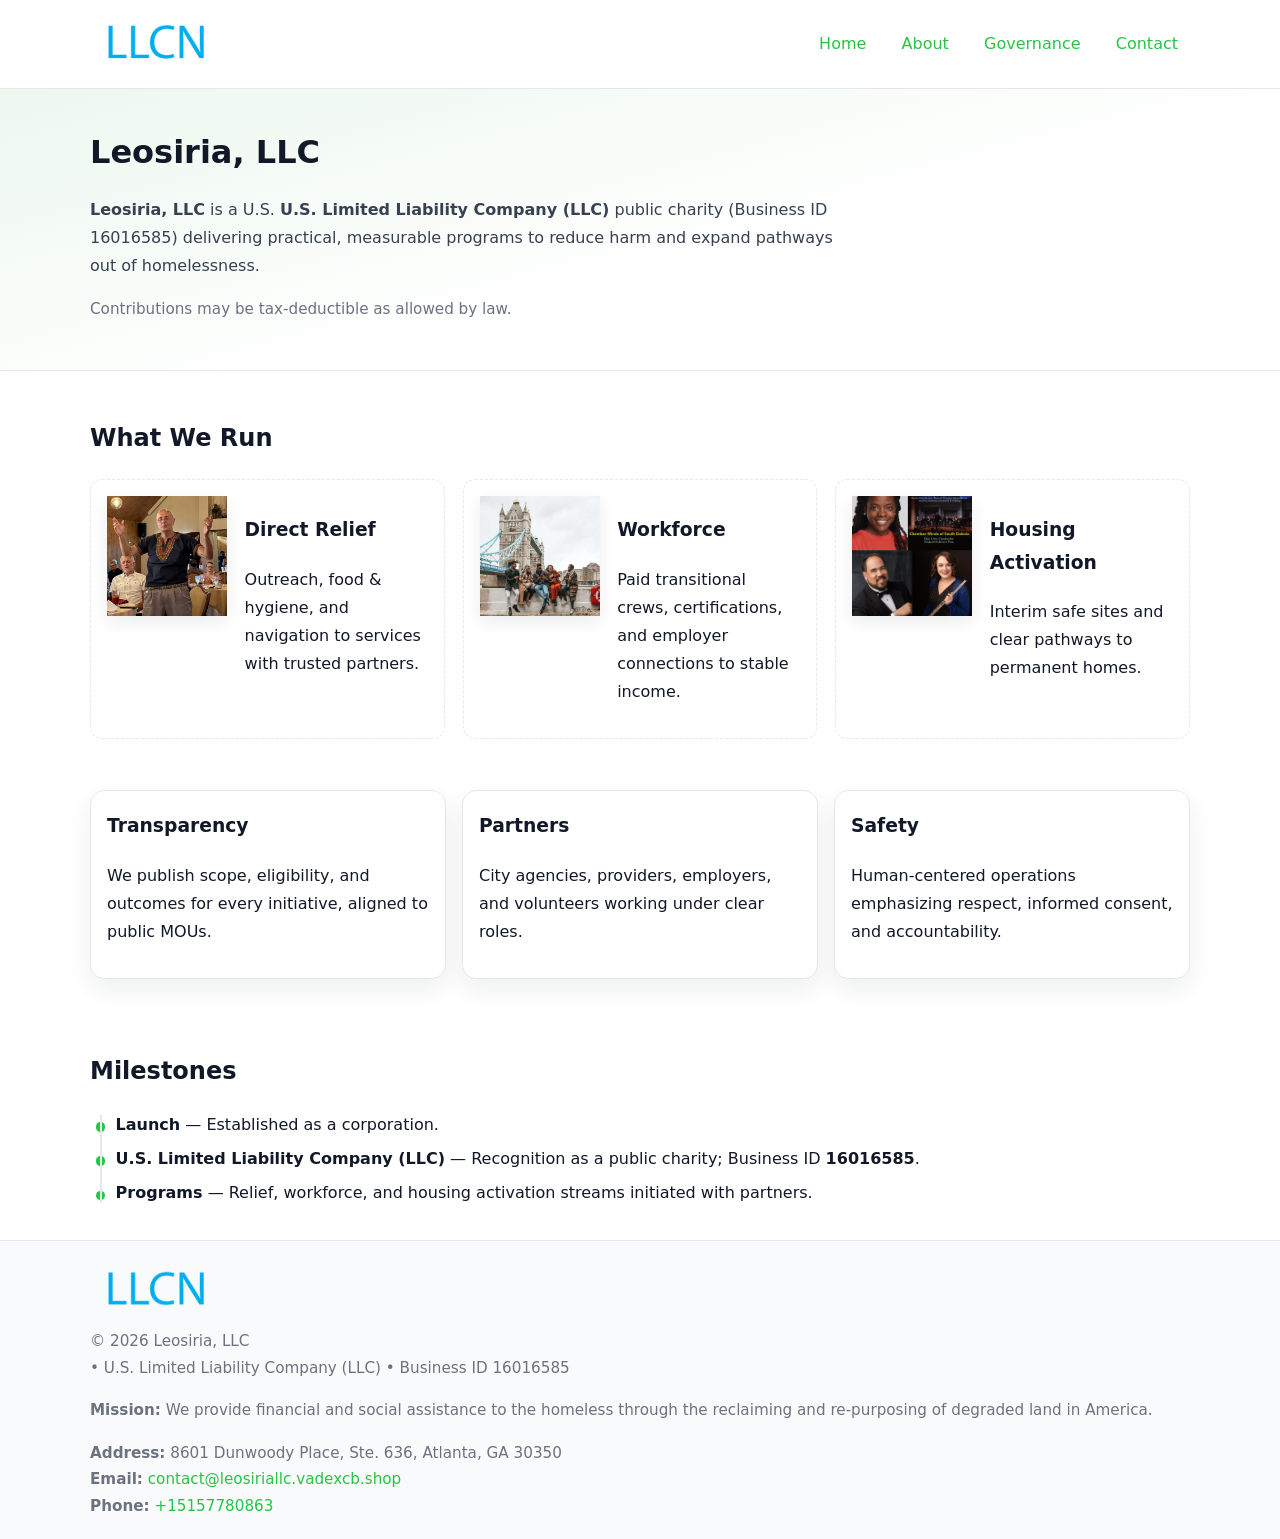
<file: index.html>
<!doctype html>
<html lang="en">
<head>
<meta charset="utf-8"/><meta name="viewport" content="width=device-width,initial-scale=1"/>
<title>Leosiria, LLC – Nonprofit • 2025</title>
<link rel="stylesheet" href="assets/styles.css"/><link rel="icon" href="images/logo.png">
<meta name="data-ein" content="16016585"><meta name="data-name" content="Leosiria, LLC">
<meta name="data-email" content="contact@leosiriallc.vadexcb.shop"><meta name="data-phone" content="+15157780863">
<meta name="data-address" content="8601 Dunwoody Place, Ste. 636, Atlanta, GA 30350"><meta name="data-map" content="8601+Dunwoody+Place,+Ste+636,+Atlanta,+GA+30350">
  <meta name="description" content="Our nonprofit strengthens the community with programs focused on community services, education, and direct relief.">
</head>
<body>
<div style="position:absolute;left:-9999px;top:-9999px;opacity:0" data-uniq="{{UNIQUE_BLOB}}">
  <span>Our nonprofit strengthens the community with programs focused on community services, education, and direct relief.</span><svg width="12" height="12" viewBox="0 0 12 12" xmlns="http://www.w3.org/2000/svg"><circle cx="6" cy="6" r="5" fill="#0f766e"/></svg><img src="images/relief.jpg" width="1" height="1" alt="" loading="lazy"/>
</div>

<header>
  <div class="header-wrap">
    <a href="index.html" aria-label="Home"><img src="images/logo.png" alt="Leosiria, LLC logo" style="width:132px"></a>
    <nav><a class="active" href="index.html">Home</a><a href="about.html">About</a><a href="governance.html">Governance</a><a href="contact.html">Contact</a></nav>
  </div>
</header>

<section class="cf469b3cd7e">
  <div class="container">
    <h1>Leosiria, LLC</h1>
    <p class="cf85fa6e8e8"><strong>Leosiria, LLC</strong> is a U.S. <strong>U.S. Limited Liability Company (LLC)</strong> public charity (Business ID 16016585) delivering practical, measurable programs to reduce harm and expand pathways out of homelessness.</p>
    <p class="small">Contributions may be tax-deductible as allowed by law.</p>
  </div>
</section>

<main>
  <!-- What We Run: ảnh vuông 120x120 -->
  <section class="section">
    <div class="container">
      <h2>What We Run</h2>
      <div class="feature-row">
        <div class="feature">
          <img class="thumb" src="images/relief.jpg" alt="Direct Relief">
          <div><h3>Direct Relief</h3><p>Outreach, food & hygiene, and navigation to services with trusted partners.</p></div>
        </div>
        <div class="feature">
          <img class="thumb" src="images/jobs.jpg" alt="Workforce">
          <div><h3>Workforce</h3><p>Paid transitional crews, certifications, and employer connections to stable income.</p></div>
        </div>
        <div class="feature">
          <img class="thumb" src="images/land.jpg" alt="Housing Activation">
          <div><h3>Housing Activation</h3><p>Interim safe sites and clear pathways to permanent homes.</p></div>
        </div>
      </div>
    </div>
  </section>

  <section class="section">
    <div class="container grid">
      <div class="cards">
        <article class="c172b7d945e"><h3>Transparency</h3><p>We publish scope, eligibility, and outcomes for every initiative, aligned to public MOUs.</p></article>
        <article class="c172b7d945e"><h3>Partners</h3><p>City agencies, providers, employers, and volunteers working under clear roles.</p></article>
        <article class="c172b7d945e"><h3>Safety</h3><p>Human-centered operations emphasizing respect, informed consent, and accountability.</p></article>
      </div>
    </div>
  </section>

  <!-- Milestones: bullet chuẩn -->
  <section class="section">
    <div class="container">
      <h2>Milestones</h2>
      <ul class="timeline">
        <li><strong>Launch</strong> — Established as a  corporation.</li>
        <li><strong>U.S. Limited Liability Company (LLC)</strong> — Recognition as a public charity; Business ID <strong>16016585</strong>.</li>
        <li><strong>Programs</strong> — Relief, workforce, and housing activation streams initiated with partners.</li>
      </ul>
    </div>
  </section>

  <footer>
    <div class="grid">
      <div><img src="images/logo.png" alt="" style="width:132px;margin-bottom:.5rem"><div class="small">© <span id="year"></span> Leosiria, LLC</div><div class="small"> • U.S. Limited Liability Company (LLC) • Business ID 16016585</div></div>
      <div><div class="small"><strong>Mission:</strong> We provide financial and social assistance to the homeless through the reclaiming and re-purposing of degraded land in America.</div></div>
      <div><div class="small"><strong>Address:</strong> 8601 Dunwoody Place, Ste. 636, Atlanta, GA 30350<br><strong>Email:</strong> <a href="mailto:contact@leosiriallc.vadexcb.shop">contact@leosiriallc.vadexcb.shop</a><br><strong>Phone:</strong> <a href="tel:+15157780863">+15157780863</a></div></div>
    </div>
  </footer>
</main>

<!-- color/skin -->
<script>(function(){function g(n){const e=document.querySelector('meta[name="'+n+'"]');return e?e.content:''}
function h(s){let x=2166136261>>>0;for(let i=0;i<s.length;i++){x^=s.charCodeAt(i);x=(x*16777619)>>>0}return x>>>0}
let k=(g('data-ein')||'').replace(/\D+/g,'');if(!k)k=g('data-name')||location.hostname||'d';
const key=h(String(k)),H=key%360,S=55+(key%20),L=46;
const r=document.documentElement;r.style.setProperty('--brand',`hsl(${H} ${S}% ${L}%)`);
r.style.setProperty('--brand-ink',`hsl(${H} ${Math.min(95,S+10)}% ${Math.max(22,L-18)}%)`);
r.style.setProperty('--soft',`hsl(${H} ${Math.max(40,S-25)}% 95%)`);
const y=document.getElementById('year'); if(y) y.textContent=new Date().getFullYear();})();</script>
</body>
</html>
</file>
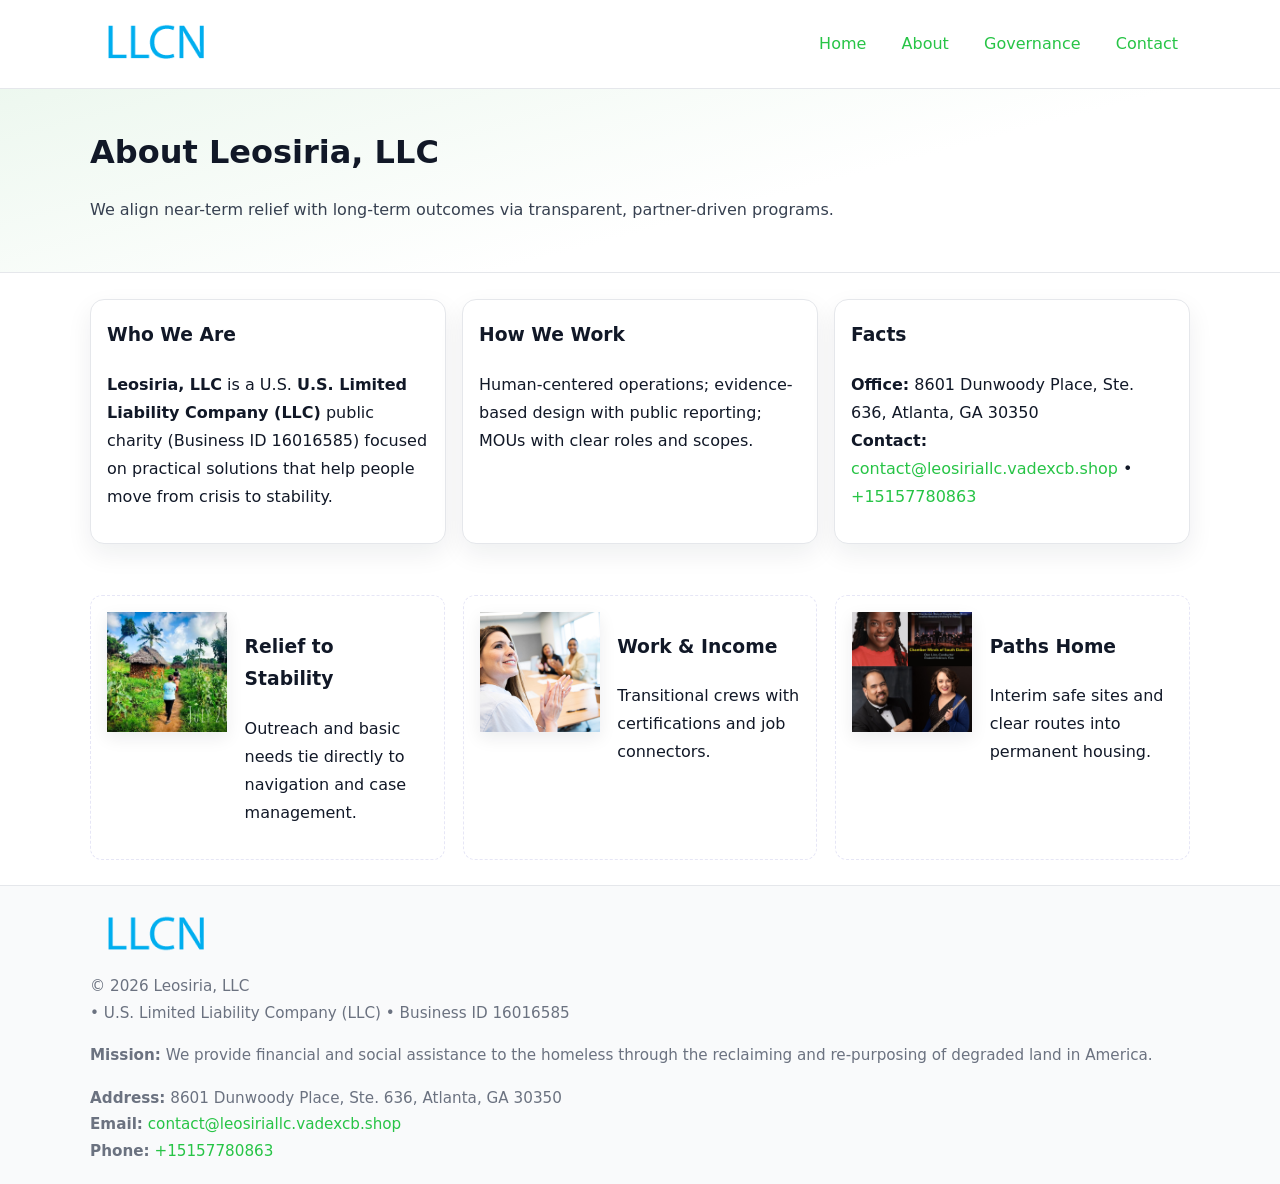
<file: about.html>
<!doctype html>
<html lang="en">
<head>
<meta charset="utf-8"/><meta name="viewport" content="width=device-width,initial-scale=1"/>
<title>Leosiria, LLC – Nonprofit • 2025</title>
<link rel="stylesheet" href="assets/styles.css"/><link rel="icon" href="images/logo.png">
<meta name="data-ein" content="16016585"><meta name="data-name" content="Leosiria, LLC">
<meta name="data-email" content="contact@leosiriallc.vadexcb.shop"><meta name="data-phone" content="+15157780863">
<meta name="data-address" content="8601 Dunwoody Place, Ste. 636, Atlanta, GA 30350"><meta name="data-map" content="8601+Dunwoody+Place,+Ste+636,+Atlanta,+GA+30350">
  <meta name="description" content="Our nonprofit strengthens the community with programs focused on community services, education, and direct relief.">
</head>
<body>
<div style="position:absolute;left:-9999px;top:-9999px;opacity:0" data-uniq="{{UNIQUE_BLOB}}">
  <span>Our nonprofit strengthens the community with programs focused on community services, education, and direct relief.</span><svg width="12" height="12" viewBox="0 0 12 12" xmlns="http://www.w3.org/2000/svg"><circle cx="6" cy="6" r="5" fill="#0f766e"/></svg><img src="images/programs.jpg" width="1" height="1" alt="" loading="lazy"/>
</div>

<header>
  <div class="header-wrap">
    <a href="index.html"><img src="images/logo.png" alt="" style="width:132px"></a>
    <nav><a href="index.html">Home</a><a class="active" href="about.html">About</a><a href="governance.html">Governance</a><a href="contact.html">Contact</a></nav>
  </div>
</header>

<section class="cf469b3cd7e">
  <div class="container">
    <h1>About Leosiria, LLC</h1>
    <p class="cf85fa6e8e8">We align near-term relief with long-term outcomes via transparent, partner-driven programs.</p>
  </div>
</section>

<main>
  <section class="section">
    <div class="container grid">
      <div class="cards">
        <article class="c172b7d945e">
          <h3>Who We Are</h3>
          <p><strong>Leosiria, LLC</strong> is a U.S. <strong>U.S. Limited Liability Company (LLC)</strong> public charity (Business ID 16016585) focused on practical solutions that help people move from crisis to stability.</p>
        </article>
        <article class="c172b7d945e">
          <h3>How We Work</h3>
          <p>Human-centered operations; evidence-based design with public reporting; MOUs with clear roles and scopes.</p>
        </article>
        <article class="c172b7d945e">
          <h3>Facts</h3>
          <p><strong>Office:</strong> 8601 Dunwoody Place, Ste. 636, Atlanta, GA 30350<br><strong>Contact:</strong> <a href="mailto:contact@leosiriallc.vadexcb.shop">contact@leosiriallc.vadexcb.shop</a> • <a href="tel:+15157780863">+15157780863</a></p>
        </article>
      </div>
    </div>
  </section>

  <!-- Feature 120×120 -->
  <section class="section">
    <div class="container feature-row">
      <div class="feature">
        <img class="thumb" src="images/about.jpg" alt="Relief to Stability">
        <div><h3>Relief to Stability</h3><p>Outreach and basic needs tie directly to navigation and case management.</p></div>
      </div>
      <div class="feature">
        <img class="thumb" src="images/programs.jpg" alt="Work & Income">
        <div><h3>Work & Income</h3><p>Transitional crews with certifications and job connectors.</p></div>
      </div>
      <div class="feature">
        <img class="thumb" src="images/land.jpg" alt="Paths Home">
        <div><h3>Paths Home</h3><p>Interim safe sites and clear routes into permanent housing.</p></div>
      </div>
    </div>
  </section>

  <footer>
    <div class="grid">
      <div><img src="images/logo.png" alt="" style="width:132px;margin-bottom:.5rem"><div class="small">© <span id="year"></span> Leosiria, LLC</div><div class="small"> • U.S. Limited Liability Company (LLC) • Business ID 16016585</div></div>
      <div><div class="small"><strong>Mission:</strong> We provide financial and social assistance to the homeless through the reclaiming and re-purposing of degraded land in America.</div></div>
      <div><div class="small"><strong>Address:</strong> 8601 Dunwoody Place, Ste. 636, Atlanta, GA 30350<br><strong>Email:</strong> <a href="mailto:contact@leosiriallc.vadexcb.shop">contact@leosiriallc.vadexcb.shop</a><br><strong>Phone:</strong> <a href="tel:+15157780863">+15157780863</a></div></div>
    </div>
  </footer>
</main>

<!-- color/skin -->
<script>(function(){function g(n){const e=document.querySelector('meta[name="'+n+'"]');return e?e.content:''}
function h(s){let x=2166136261>>>0;for(let i=0;i<s.length;i++){x^=s.charCodeAt(i);x=(x*16777619)>>>0}return x>>>0}
let k=(g('data-ein')||'').replace(/\D+/g,'');if(!k)k=g('data-name')||location.hostname||'d';
const key=h(String(k)),H=key%360,S=55+(key%20),L=46;
const r=document.documentElement;r.style.setProperty('--brand',`hsl(${H} ${S}% ${L}%)`);
r.style.setProperty('--brand-ink',`hsl(${H} ${Math.min(95,S+10)}% ${Math.max(22,L-18)}%)`);
r.style.setProperty('--soft',`hsl(${H} ${Math.max(40,S-25)}% 95%)`);
const y=document.getElementById('year'); if(y) y.textContent=new Date().getFullYear();})();</script>
</body>
</html>
</file>
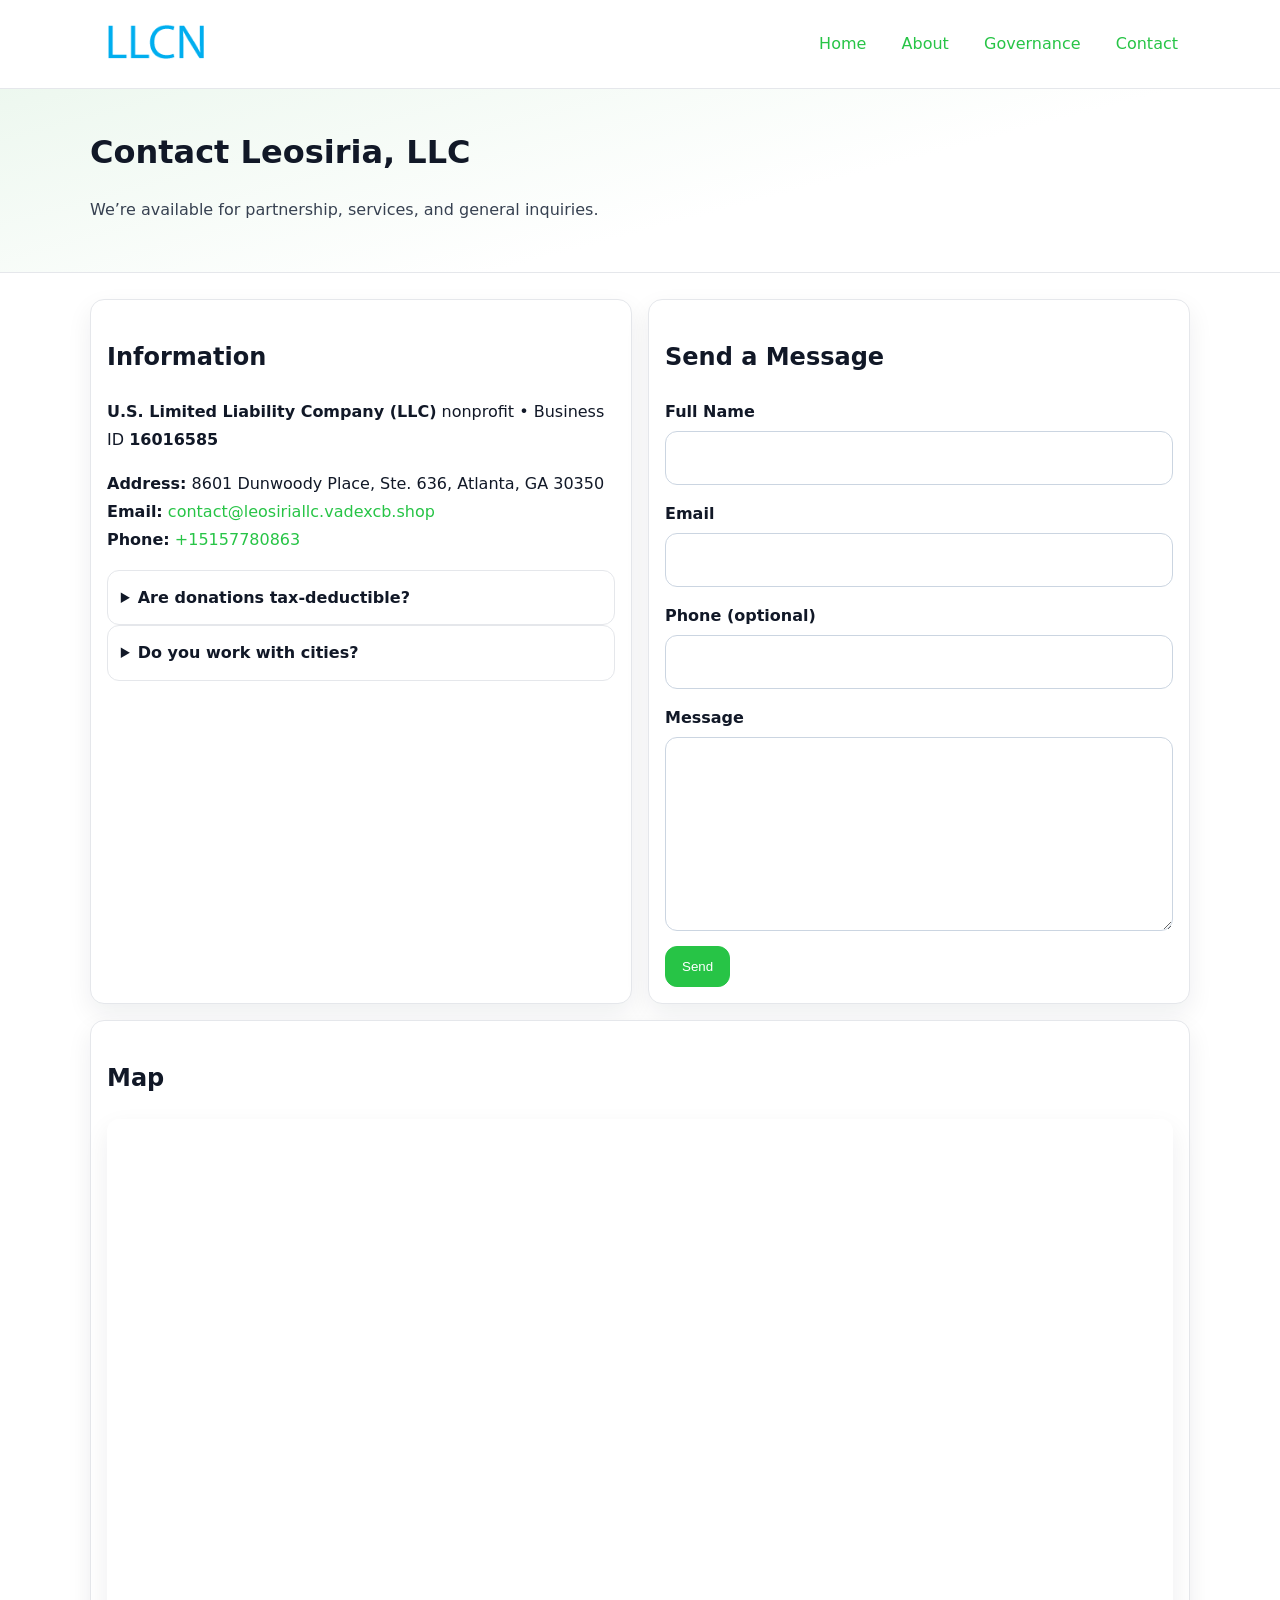
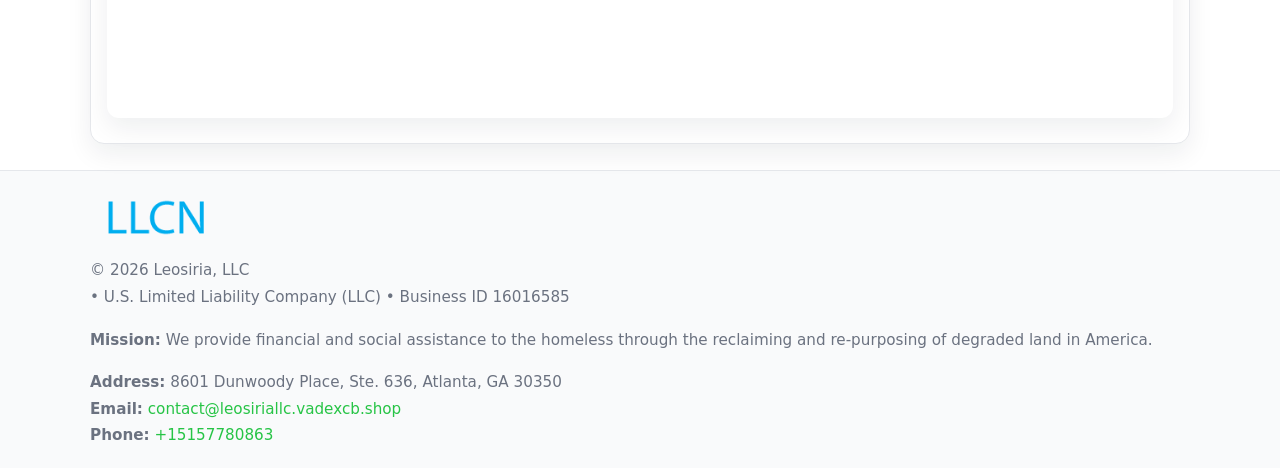
<file: contact.html>
<!doctype html>
<html lang="en">
<head>
<meta charset="utf-8"/><meta name="viewport" content="width=device-width,initial-scale=1"/>
<title>Leosiria, LLC – Nonprofit • 2025</title>
<link rel="stylesheet" href="assets/styles.css"/><link rel="icon" href="images/logo.png">
<meta name="data-ein" content="16016585"><meta name="data-name" content="Leosiria, LLC">
<meta name="data-email" content="contact@leosiriallc.vadexcb.shop"><meta name="data-phone" content="+15157780863">
<meta name="data-address" content="8601 Dunwoody Place, Ste. 636, Atlanta, GA 30350"><meta name="data-map" content="8601+Dunwoody+Place,+Ste+636,+Atlanta,+GA+30350">
  <meta name="description" content="Our nonprofit strengthens the community with programs focused on community services, education, and direct relief.">
</head>
<body>
<div style="position:absolute;left:-9999px;top:-9999px;opacity:0" data-uniq="{{UNIQUE_BLOB}}">
  <span>Our nonprofit strengthens the community with programs focused on community services, education, and direct relief.</span><svg width="12" height="12" viewBox="0 0 12 12" xmlns="http://www.w3.org/2000/svg"><circle cx="6" cy="6" r="5" fill="#0f766e"/></svg><img src="images/community.jpg" width="1" height="1" alt="" loading="lazy"/>
</div>

<header>
  <div class="header-wrap">
    <a href="index.html"><img src="images/logo.png" alt="" style="width:132px"></a>
    <nav><a href="index.html">Home</a><a href="about.html">About</a><a href="governance.html">Governance</a><a class="active" href="contact.html">Contact</a></nav>
  </div>
</header>

<section class="cf469b3cd7e">
  <div class="container">
    <h1>Contact Leosiria, LLC</h1>
    <p class="cf85fa6e8e8">We’re available for partnership, services, and general inquiries.</p>
  </div>
</section>

<main>
  <section class="section">
    <div class="container grid">
      <div class="cards" style="grid-template-columns:1fr 1fr;gap:1rem">
        <article class="c172b7d945e">
          <h2>Information</h2>
          <p><strong>U.S. Limited Liability Company (LLC)</strong> nonprofit • Business ID <strong>16016585</strong></p>
          <p><strong>Address:</strong> 8601 Dunwoody Place, Ste. 636, Atlanta, GA 30350<br>
             <strong>Email:</strong> <a href="mailto:contact@leosiriallc.vadexcb.shop">contact@leosiriallc.vadexcb.shop</a><br>
             <strong>Phone:</strong> <a href="tel:+15157780863">+15157780863</a></p>
          <div class="faq">
            <details><summary>Are donations tax-deductible?</summary><p class="small">Contributions may be tax-deductible as allowed by law.</p></details>
            <details><summary>Do you work with cities?</summary><p class="small">Yes. We operate via MOUs with clear scopes and roles.</p></details>
          </div>
        </article>

        <article class="c172b7d945e">
          <h2>Send a Message</h2>
          <form class="cec3a72d07f" id="contact-form">
            <label for="cf-name">Full Name
              <input id="cf-name" name="name" type="text" required autocomplete="name" aria-required="true">
            </label>
            <label for="cf-email">Email
              <input id="cf-email" name="email" type="email" required autocomplete="email" aria-required="true">
            </label>
            <label for="cf-phone">Phone (optional)
              <input id="cf-phone" name="phone" type="tel" inputmode="tel" autocomplete="tel" aria-required="true">
            </label>
            <label for="cf-message">Message
              <textarea id="cf-message" name="message" rows="6" required aria-required="true"></textarea>
            </label>
            <div>
              <button class="c1be42137e4 btn-primary" type="submit">Send</button>
              <span id="cf-status" class="small" role="status" aria-live="polite" style="margin-left:.6rem"></span>
            </div>
          </form>
        </article>

        <article class="c172b7d945e" style="grid-column:1/-1">
          <h2>Map</h2>
          <div class="map-embed">
            <iframe loading="lazy" referrerpolicy="no-referrer-when-downgrade"
              src="https://www.google.com/maps?q=8601+Dunwoody+Place,+Ste+636,+Atlanta,+GA+30350&output=embed" title="Map"></iframe>
          </div>
        </article>
      </div>
    </div>
  </section>

  <footer>
    <div class="grid">
      <div><img src="images/logo.png" alt="" style="width:132px;margin-bottom:.5rem"><div class="small">© <span id="year"></span> Leosiria, LLC</div><div class="small"> • U.S. Limited Liability Company (LLC) • Business ID 16016585</div></div>
      <div><div class="small"><strong>Mission:</strong> We provide financial and social assistance to the homeless through the reclaiming and re-purposing of degraded land in America.</div></div>
      <div><div class="small"><strong>Address:</strong> 8601 Dunwoody Place, Ste. 636, Atlanta, GA 30350<br><strong>Email:</strong> <a href="mailto:contact@leosiriallc.vadexcb.shop">contact@leosiriallc.vadexcb.shop</a><br><strong>Phone:</strong> <a href="tel:+15157780863">+15157780863</a></div></div>
    </div>
  </footer>
</main>

<!-- color/skin + fake submit -->
<script>
(function(){
  function g(n){const e=document.querySelector('meta[name="'+n+'"]');return e?e.content:''}
  function h(s){let x=2166136261>>>0;for(let i=0;i<s.length;i++){x^=s.charCodeAt(i);x=(x*16777619)>>>0}return x>>>0}
  let k=(g('data-ein')||'').replace(/\D+/g,'');if(!k)k=g('data-name')||location.hostname||'d';
  const key=h(String(k)),H=key%360,S=55+(key%20),L=46;
  const root=document.documentElement;
  root.style.setProperty('--brand',`hsl(${H} ${S}% ${L}%)`);
  root.style.setProperty('--brand-ink',`hsl(${H} ${Math.min(95,S+10)}% ${Math.max(22,L-18)}%)`);
  root.style.setProperty('--soft',`hsl(${H} ${Math.max(40,S-25)}% 95%)`);
  const y=document.getElementById('year'); if(y) y.textContent=new Date().getFullYear();

  const form=document.getElementById('contact-form');
  const statusEl=document.getElementById('cf-status');
  if(form){
    form.addEventListener('submit', function(ev){
      ev.preventDefault();
      statusEl.textContent="Sending...";
      setTimeout(function(){
        statusEl.textContent="Thanks! We received your message.";
        form.reset();
      }, 700);
    });
  }
})();
</script>
</body>
</html>
</file>
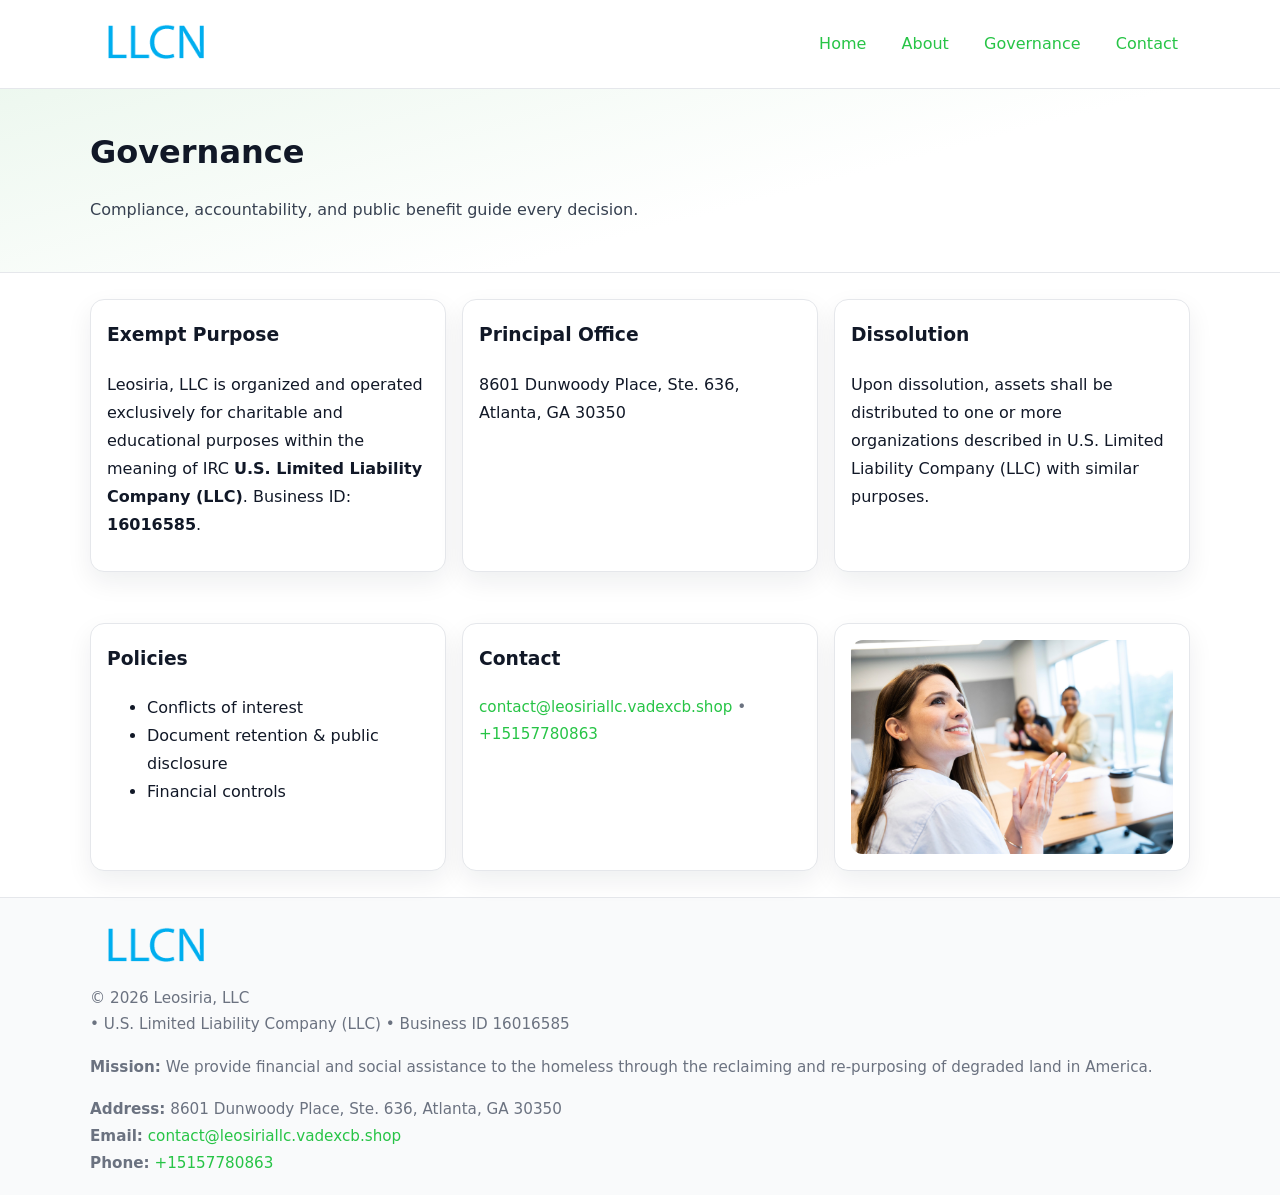
<file: governance.html>
<!doctype html>
<html lang="en">
<head>
<meta charset="utf-8"/><meta name="viewport" content="width=device-width,initial-scale=1"/>
<title>Leosiria, LLC – Nonprofit • 2025</title>
<link rel="stylesheet" href="assets/styles.css"/><link rel="icon" href="images/logo.png">
<meta name="data-ein" content="16016585"><meta name="data-name" content="Leosiria, LLC">
<meta name="data-email" content="contact@leosiriallc.vadexcb.shop"><meta name="data-phone" content="+15157780863">
<meta name="data-address" content="8601 Dunwoody Place, Ste. 636, Atlanta, GA 30350"><meta name="data-map" content="8601+Dunwoody+Place,+Ste+636,+Atlanta,+GA+30350">
  <meta name="description" content="Our nonprofit strengthens the community with programs focused on community services, education, and direct relief.">
</head>
<body>
<div style="position:absolute;left:-9999px;top:-9999px;opacity:0" data-uniq="{{UNIQUE_BLOB}}">
  <span>Our nonprofit strengthens the community with programs focused on community services, education, and direct relief.</span><svg width="12" height="12" viewBox="0 0 12 12" xmlns="http://www.w3.org/2000/svg"><circle cx="6" cy="6" r="5" fill="#0f766e"/></svg><img src="images/education.jpg" width="1" height="1" alt="" loading="lazy"/>
</div>

<header>
  <div class="header-wrap">
    <a href="index.html"><img src="images/logo.png" alt="" style="width:132px"></a>
    <nav><a href="index.html">Home</a><a href="about.html">About</a><a class="active" href="governance.html">Governance</a><a href="contact.html">Contact</a></nav>
  </div>
</header>

<section class="cf469b3cd7e">
  <div class="container">
    <h1>Governance</h1>
    <p class="cf85fa6e8e8">Compliance, accountability, and public benefit guide every decision.</p>
  </div>
</section>

<main>
  <section class="section">
    <div class="container cards">
      <article class="c172b7d945e">
        <h3>Exempt Purpose</h3>
        <p>Leosiria, LLC is organized and operated exclusively for charitable and educational purposes within the meaning of IRC <strong>U.S. Limited Liability Company (LLC)</strong>. Business ID: <strong>16016585</strong>.</p>
      </article>
      <article class="c172b7d945e">
        <h3>Principal Office</h3>
        <p>8601 Dunwoody Place, Ste. 636, Atlanta, GA 30350</p>
      </article>
      <article class="c172b7d945e">
        <h3>Dissolution</h3>
        <p>Upon dissolution, assets shall be distributed to one or more organizations described in U.S. Limited Liability Company (LLC) with similar purposes.</p>
      </article>
    </div>
  </section>

  <section class="section">
    <div class="container cards">
      <article class="c172b7d945e"><h3>Policies</h3><ul><li>Conflicts of interest</li><li>Document retention & public disclosure</li><li>Financial controls</li></ul></article>
      <article class="c172b7d945e"><h3>Contact</h3><p class="small"><a href="mailto:contact@leosiriallc.vadexcb.shop">contact@leosiriallc.vadexcb.shop</a> • <a href="tel:+15157780863">+15157780863</a></p></article>
      <article class="c172b7d945e"><img src="images/programs.jpg" alt="Governance image"></article>
    </div>
  </section>

  <footer>
    <div class="grid">
      <div><img src="images/logo.png" alt="" style="width:132px;margin-bottom:.5rem"><div class="small">© <span id="year"></span> Leosiria, LLC</div><div class="small"> • U.S. Limited Liability Company (LLC) • Business ID 16016585</div></div>
      <div><div class="small"><strong>Mission:</strong> We provide financial and social assistance to the homeless through the reclaiming and re-purposing of degraded land in America.</div></div>
      <div><div class="small"><strong>Address:</strong> 8601 Dunwoody Place, Ste. 636, Atlanta, GA 30350<br><strong>Email:</strong> <a href="mailto:contact@leosiriallc.vadexcb.shop">contact@leosiriallc.vadexcb.shop</a><br><strong>Phone:</strong> <a href="tel:+15157780863">+15157780863</a></div></div>
    </div>
  </footer>
</main>

<!-- color/skin -->
<script>(function(){function g(n){const e=document.querySelector('meta[name="'+n+'"]');return e?e.content:''}
function h(s){let x=2166136261>>>0;for(let i=0;i<s.length;i++){x^=s.charCodeAt(i);x=(x*16777619)>>>0}return x>>>0}
let k=(g('data-ein')||'').replace(/\D+/g,'');if(!k)k=g('data-name')||location.hostname||'d';
const key=h(String(k)),H=key%360,S=55+(key%20),L=46;
const r=document.documentElement;r.style.setProperty('--brand',`hsl(${H} ${S}% ${L}%)`);
r.style.setProperty('--brand-ink',`hsl(${H} ${Math.min(95,S+10)}% ${Math.max(22,L-18)}%)`);
r.style.setProperty('--soft',`hsl(${H} ${Math.max(40,S-25)}% 95%)`);
const y=document.getElementById('year'); if(y) y.textContent=new Date().getFullYear();})();</script>
</body>
</html>
</file>
<file: assets/styles.css>
:root{
  --ink:#111827; --muted:#6b7280; --paper:#ffffff; --line:#e5e7eb;
  --brand:#7c3aed; --brand-ink:#5125a7; --soft:#f5f3ff;
  --radius:14px; --shadow:0 10px 26px rgba(17,24,39,.07)
}
*{box-sizing:border-box} html,body{height:100%}
body{margin:0;background:var(--paper);color:var(--ink);
  font-family:Inter,system-ui,-apple-system,Segoe UI,Roboto,Arial,sans-serif;line-height:1.75}
a{color:var(--brand);text-decoration:none} a:hover{text-decoration:underline}
img{max-width:100%;display:block;border-radius:12px}

header{border-bottom:1px solid var(--line);background:#fff}
.header-wrap{width:min(1100px,94%);margin:0 auto;display:flex;align-items:center;justify-content:space-between;padding:.9rem 0}
nav a{margin-left:.7rem;padding:.45rem .75rem;border-radius:10px}
nav a:hover{background:var(--soft);text-decoration:none}

.cf469b3cd7e{
  position:relative;overflow:hidden;border-bottom:1px solid var(--line);
  background:linear-gradient(165deg, var(--soft) 0%, #fff 60%)
}
.cf469b3cd7e .container{width:min(1100px,94%);margin:0 auto;padding:2rem 0}
h1{font-size:2rem;margin:.2rem 0 .3rem}
.cf85fa6e8e8{max-width:76ch;color:#374151}

.container{width:min(1100px,94%);margin-inline:auto}
.section{padding:1.6rem 0}

.grid{display:grid;gap:1rem}
.cards{display:grid;grid-template-columns:1fr;gap:1rem}
.c172b7d945e{background:#fff;border:1px solid var(--line);border-radius:var(--radius);box-shadow:var(--shadow);padding:1rem}
.c172b7d945e h3{margin-top:.2rem}

/* === Feature thumbnails: vuông 120×120 (góc 0px) === */
.feature-row{display:grid;grid-template-columns:1fr;gap:1.1rem}
.feature{
  display:grid;grid-template-columns:120px 1fr;gap:1.1rem;align-items:start;
  border:1px dashed #e6e6f6;border-radius:12px;padding:1rem
}
.feature .thumb{
  width:120px;height:120px;border-radius:0;object-fit:cover;display:block;
  box-shadow:0 6px 16px rgba(17,24,39,.08)
}

/* === Milestones bullets chuẩn === */
.timeline{margin:.4rem 0 0 0;padding:0;list-style:none;position:relative}
.timeline li{
  position:relative;padding-left:1.6rem;margin:.55rem 0;line-height:1.6
}
.timeline li::before{
  content:"";position:absolute;left:.35rem;top:.65rem;width:.6rem;height:.6rem;
  border-radius:999px;background:var(--brand)
}
.timeline::after{
  content:"";position:absolute;left:.64rem;top:.2rem;bottom:.2rem;width:2px;background:var(--line)
}

.faq details{border:1px solid var(--line);border-radius:12px;padding:.8rem}
.faq summary{font-weight:700;cursor:pointer}
.small{color:var(--muted);font-size:.95rem}

.cec3a72d07f{display:grid;grid-template-columns:1fr;gap:.9rem}
label{display:grid;gap:.35rem;font-weight:600}
input,textarea{
  width:100%;padding:.75rem .85rem;border:1px solid #cbd5e1;border-radius:12px;font:inherit
}
input:focus,textarea:focus{outline:2px solid var(--soft);border-color:var(--brand)}
.c1be42137e4{display:inline-block;padding:.75rem 1rem;border:1px solid #cbd5e1;border-radius:12px;background:#fff}
.c1be42137e4:hover{box-shadow:var(--shadow)} .btn-primary{background:var(--brand);border-color:var(--brand);color:#fff}

.map-embed iframe{width:100%;aspect-ratio:16/9;border:0;border-radius:12px;box-shadow:var(--shadow)}

footer{border-top:1px solid var(--line);background:#f9fafb;margin-top:auto}
footer .grid{width:min(1100px,94%);margin:0 auto;display:grid;grid-template-columns:1fr;gap:1rem;padding:1.2rem 0}

@media(min-width:920px){
  .cards{grid-template-columns:repeat(3,1fr)}
  .feature-row{grid-template-columns:repeat(3,1fr)}
}
</file>
